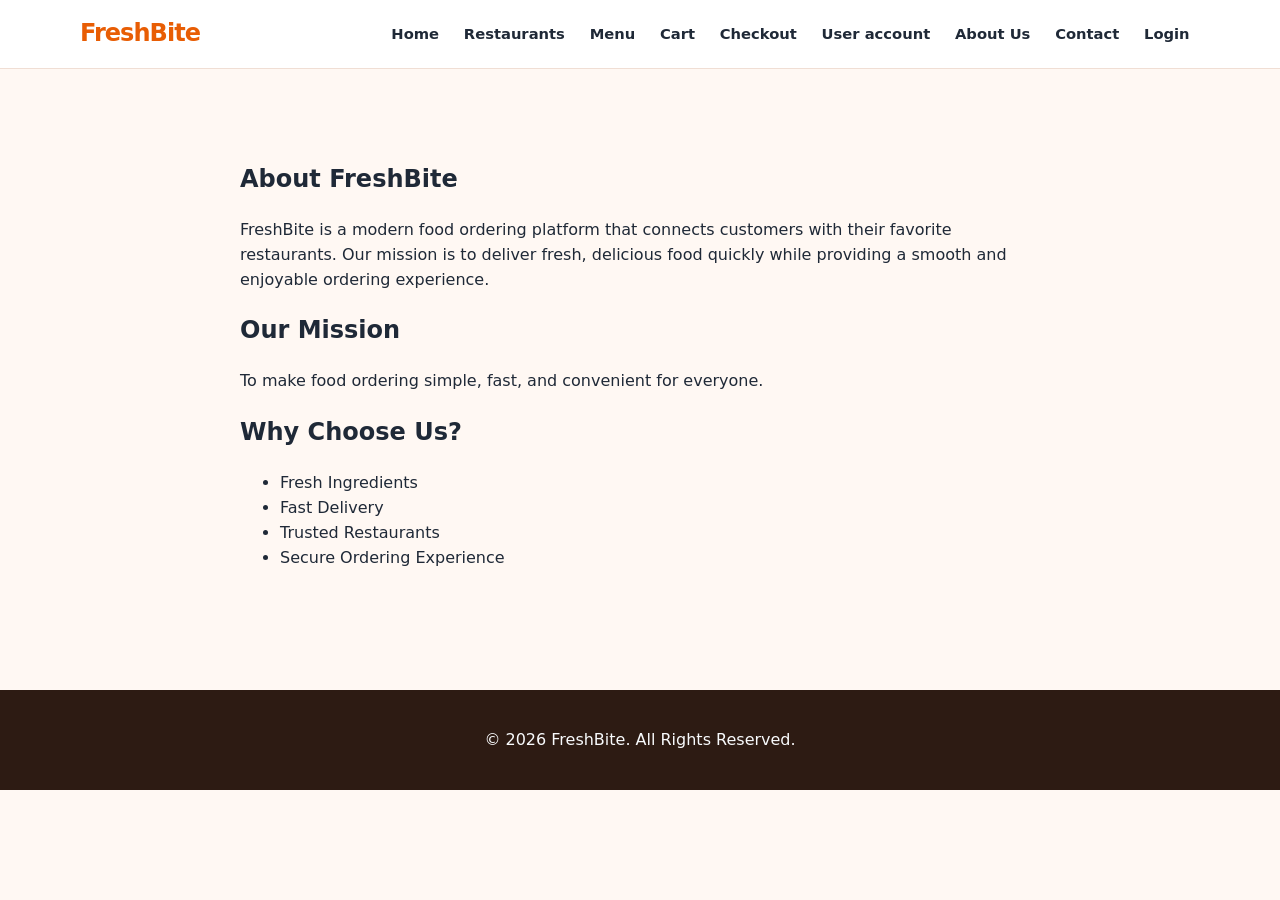
<file: about us.html>
<!DOCTYPE html>
<html lang="en">

<head>
<meta charset="UTF-8">
<meta name="viewport" content="width=device-width, initial-scale=1.0">
<title>About Us | FreshBite</title>
<link rel="stylesheet" href="style.css">
</head>

<body>

<header>

<nav>

<h2>FreshBite</h2>

<ul>

                <li><a href="index.html">Home</a></li>
                <li><a href="restaurants.html">Restaurants</a></li>
                <li><a href="menu.html">Menu</a></li>
                <li><a href="cart.html">Cart</a></li>
                <li><a href="checkout.html">Checkout</a></li>
                <li><a href="user account.html">User account</a></li>
                <li><a href="about us.html">About Us</a></li>
                <li><a href="contact.html">Contact</a></li>
                <li><a href="login.html">Login</a></li></ul>

</nav>

</header>

<section class="about">

<h1>About FreshBite</h1>

<p>

FreshBite is a modern food ordering platform that connects customers with
their favorite restaurants. Our mission is to deliver fresh, delicious food
quickly while providing a smooth and enjoyable ordering experience.

</p>

<b><h2>Our Mission</h2></b>

<p>

To make food ordering simple, fast, and convenient for everyone.

</p>

<b><h2>Why Choose Us?</h2></b>

<ul>

<li>Fresh Ingredients</li>
<li>Fast Delivery</li>
<li>Trusted Restaurants</li>
<li>Secure Ordering Experience</li>

</ul>

</section>

<footer>

<p>© 2026 FreshBite. All Rights Reserved.</p>

</footer>

<script src="script.js" defer></script>
</body>

</html>
</file>
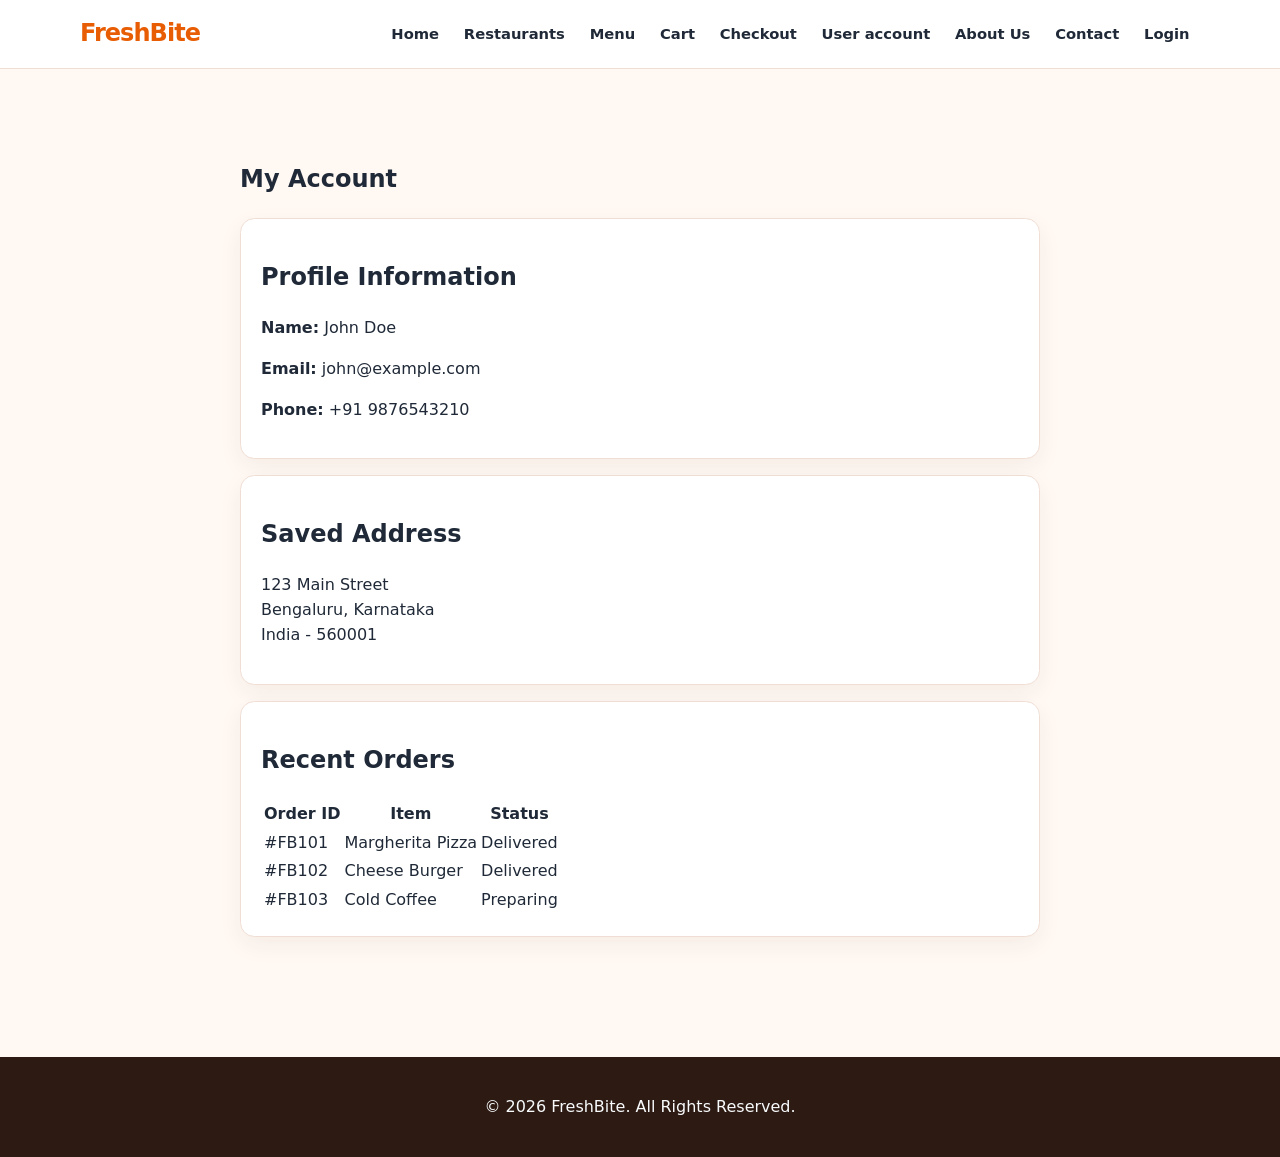
<file: account.html>
<!DOCTYPE html>
<html lang="en">

<head>

    <meta charset="UTF-8">
    <meta name="viewport" content="width=device-width, initial-scale=1.0">
    <title>My Account | FreshBite</title>
    <link rel="stylesheet" href="style.css">

</head>

<body>

<header>

    <nav>

        <h2>FreshBite</h2>

        <ul>

                <li><a href="index.html">Home</a></li>
                <li><a href="restaurants.html">Restaurants</a></li>
                <li><a href="menu.html">Menu</a></li>
                <li><a href="cart.html">Cart</a></li>
                <li><a href="checkout.html">Checkout</a></li>
                <li><a href="user account.html">User account</a></li>
                <li><a href="about us.html">About Us</a></li>
                <li><a href="contact.html">Contact</a></li>
                <li><a href="login.html">Login</a></li></ul>
        </ul>

    </nav>

</header>

<section class="account">

    <h1>My Account</h1>

    <div class="profile-card">

        <h2>Profile Information</h2>

        <p><strong>Name:</strong> John Doe</p>

        <p><strong>Email:</strong> john@example.com</p>

        <p><strong>Phone:</strong> +91 9876543210</p>

    </div>

    <div class="address-card">

        <h2>Saved Address</h2>

        <p>
            123 Main Street<br>
            Bengaluru, Karnataka<br>
            India - 560001
        </p>

    </div>

    <div class="orders-card">

        <h2>Recent Orders</h2>

        <table>

            <tr>
                <th>Order ID</th>
                <th>Item</th>
                <th>Status</th>
            </tr>

            <tr>
                <td>#FB101</td>
                <td>Margherita Pizza</td>
                <td>Delivered</td>
            </tr>

            <tr>
                <td>#FB102</td>
                <td>Cheese Burger</td>
                <td>Delivered</td>
            </tr>

            <tr>
                <td>#FB103</td>
                <td>Cold Coffee</td>
                <td>Preparing</td>
            </tr>

        </table>

    </div>

</section>

<footer>

    <p>© 2026 FreshBite. All Rights Reserved.</p>

</footer>

<script src="script.js" defer></script>
</body>

</html>
</file>
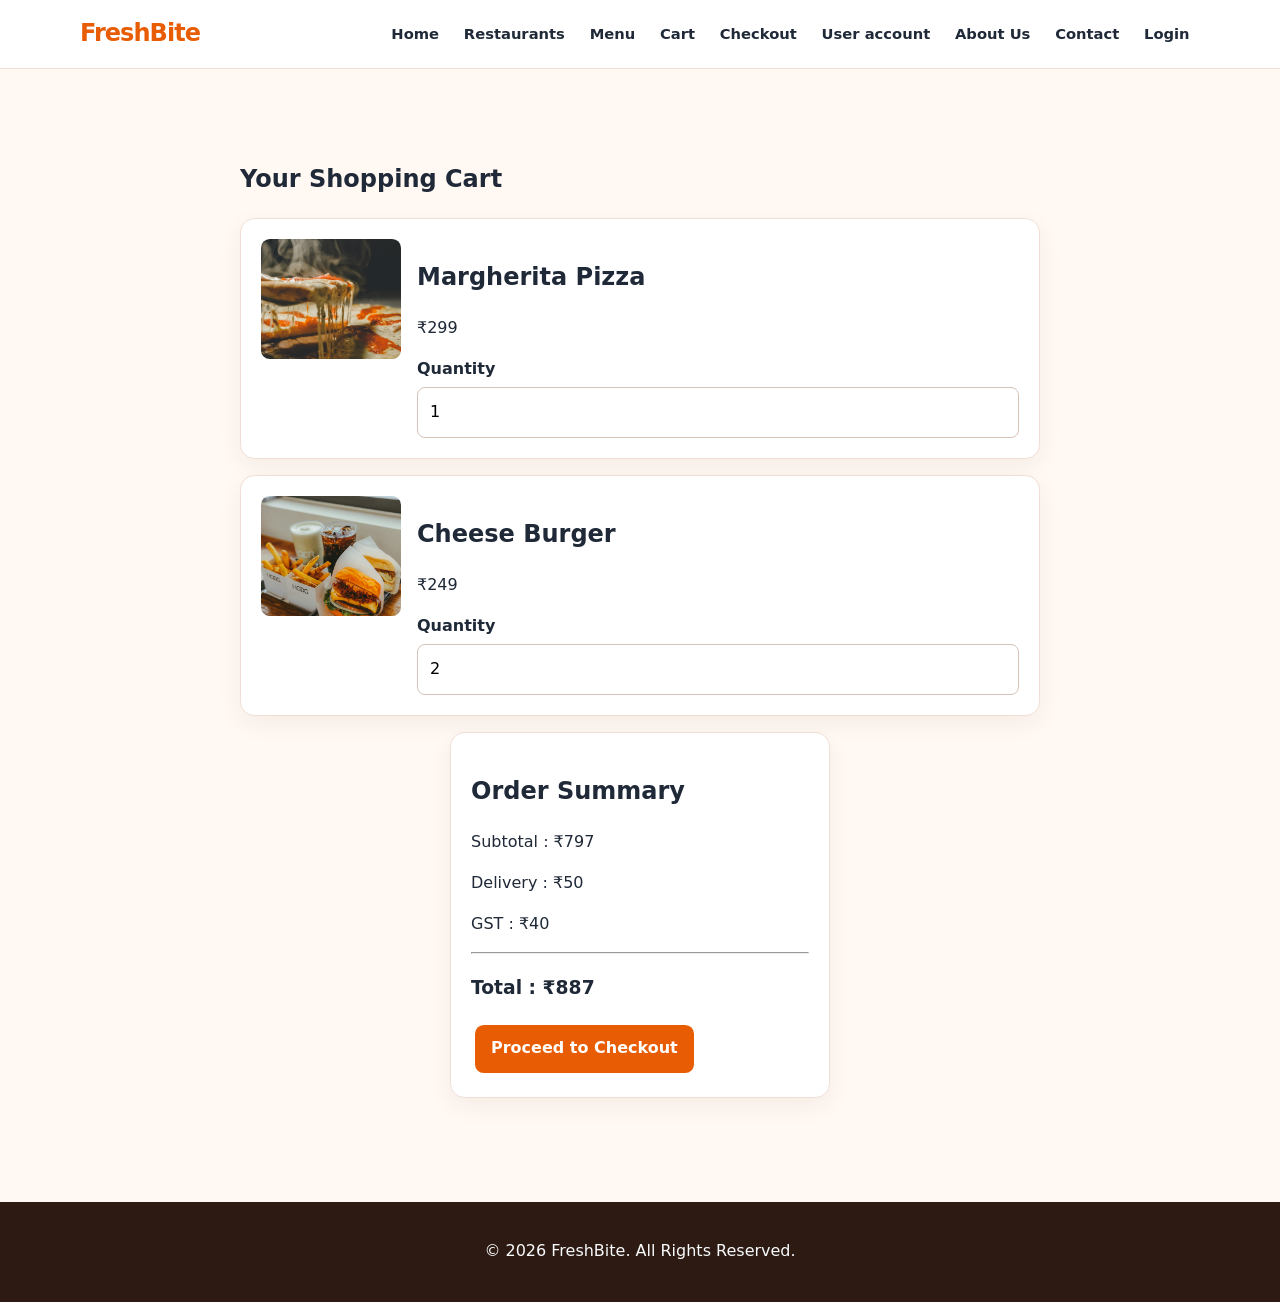
<file: cart.html>
<!DOCTYPE html>
<html lang="en">

<head>

    <meta charset="UTF-8">
    <meta name="viewport" content="width=device-width, initial-scale=1.0">

    <title>Shopping Cart | FreshBite</title>

    <link rel="stylesheet" href="style.css">

</head>

<body>

<header>

<nav>

<h2>FreshBite</h2>

<ul>
<li><a href="index.html">Home</a></li>
                <li><a href="restaurants.html">Restaurants</a></li>
                <li><a href="menu.html">Menu</a></li>
                <li><a href="cart.html">Cart</a></li>
                <li><a href="checkout.html">Checkout</a></li>
                <li><a href="user account.html">User account</a></li>
                <li><a href="about us.html">About Us</a></li>
                <li><a href="contact.html">Contact</a></li>
                <li><a href="login.html">Login</a></li></ul>
</ul>

</nav>

</header>

<section class="cart">

<h1>Your Shopping Cart</h1>

<div class="cart-item">

<img src="images/pizza 2.jpg" alt="Pizza">

<div>

<h2>Margherita Pizza</h2>

<p>₹299</p>

<label>Quantity</label>

<input type="number" value="1" min="1">

</div>

</div>

<div class="cart-item">

<img src="images/burgers with fries and drinks.jpg" alt="Burger">

<div>

<h2>Cheese Burger</h2>

<p>₹249</p>

<label>Quantity</label>

<input type="number" value="2" min="1">

</div>

</div>

<div class="cart-summary">

<h2>Order Summary</h2>

<p>Subtotal : ₹797</p>

<p>Delivery : ₹50</p>

<p>GST : ₹40</p>

<hr>

<h3>Total : ₹887</h3>

<a href="checkout.html">
<button>Proceed to Checkout</button>
</a>

</div>

</section>

<footer>

<p>© 2026 FreshBite. All Rights Reserved.</p>

</footer>

<script src="script.js" defer></script>
</body>

</html>
</file>
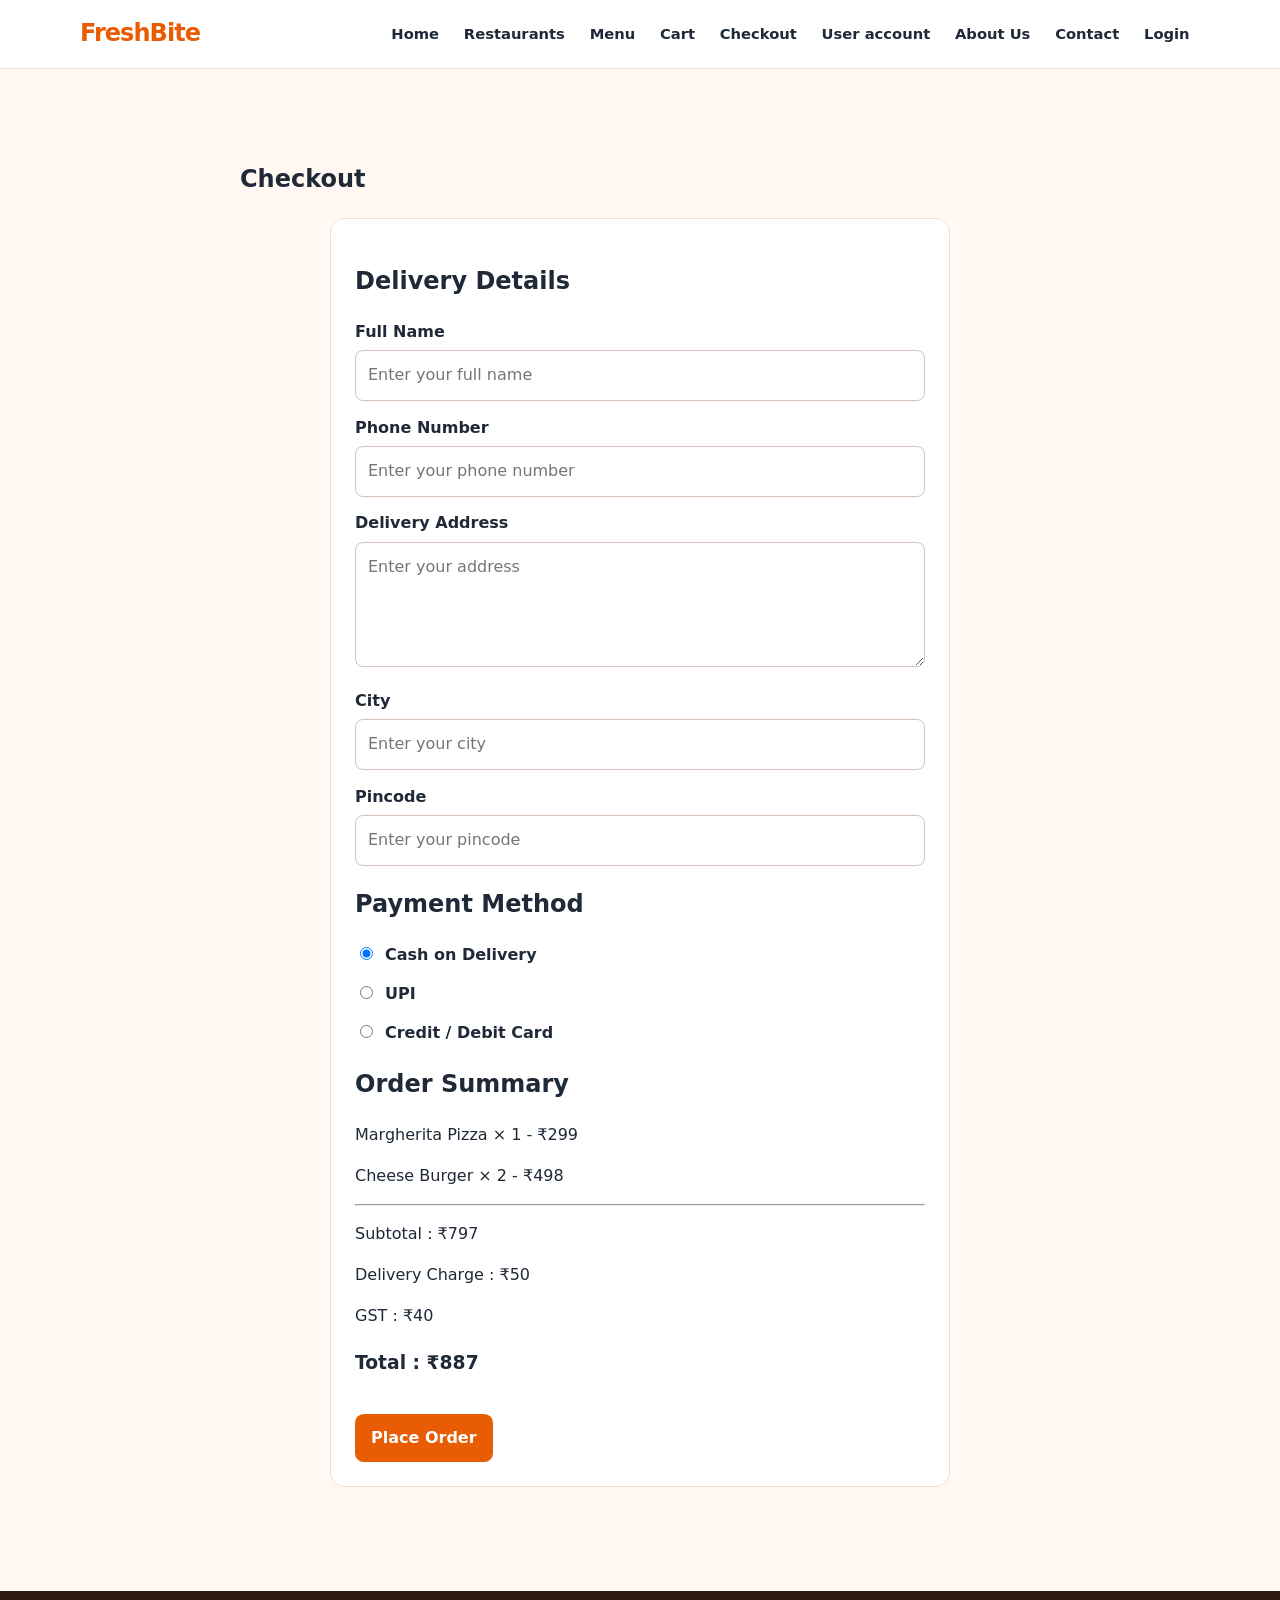
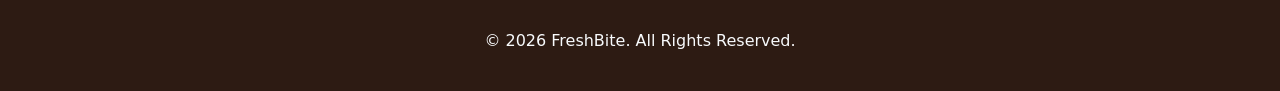
<file: checkout.html>
<!DOCTYPE html>
<html lang="en">

<head>

    <meta charset="UTF-8">
    <meta name="viewport" content="width=device-width, initial-scale=1.0">
    <title>Checkout | FreshBite</title>
    <link rel="stylesheet" href="style.css">

</head>
<div id="toast" class="toast">
    ✅ Item added to cart!
</div>

<body>

<header>

    <nav>

        <h2>FreshBite</h2>

        <ul>

            <li><a href="index.html">Home</a></li>
                <li><a href="restaurants.html">Restaurants</a></li>
                <li><a href="menu.html">Menu</a></li>
                <li><a href="cart.html">Cart</a></li>
                <li><a href="checkout.html">Checkout</a></li>
                <li><a href="user account.html">User account</a></li>
                <li><a href="about us.html">About Us</a></li>
                <li><a href="contact.html">Contact</a></li>
                <li><a href="login.html">Login</a></li></ul>

        </ul>

    </nav>

</header>

<section class="checkout">

    <h1>Checkout</h1>

    <form>

        <h2>Delivery Details</h2>

        <label>Full Name</label>
        <input type="text" placeholder="Enter your full name">

        <label>Phone Number</label>
        <input type="tel" placeholder="Enter your phone number">

        <label>Delivery Address</label>
        <textarea rows="4" placeholder="Enter your address"></textarea>

        <label>City</label>
        <input type="text" placeholder="Enter your city">

        <label>Pincode</label>
        <input type="text" placeholder="Enter your pincode">

        <h2>Payment Method</h2>

        <label>
            <input type="radio" name="payment" checked>
            Cash on Delivery
        </label>

        <label>
            <input type="radio" name="payment">
            UPI
        </label>

        <label>
            <input type="radio" name="payment">
            Credit / Debit Card
        </label>

        <h2>Order Summary</h2>

        <p>Margherita Pizza × 1 - ₹299</p>
        <p>Cheese Burger × 2 - ₹498</p>

        <hr>

        <p>Subtotal : ₹797</p>
        <p>Delivery Charge : ₹50</p>
        <p>GST : ₹40</p>

        <h3>Total : ₹887</h3>

        <button type="submit">Place Order</button>

    </form>

</section>

<footer>

    <p>© 2026 FreshBite. All Rights Reserved.</p>

</footer>

<script src="script.js" defer></script>
</body>

</html>
</file>
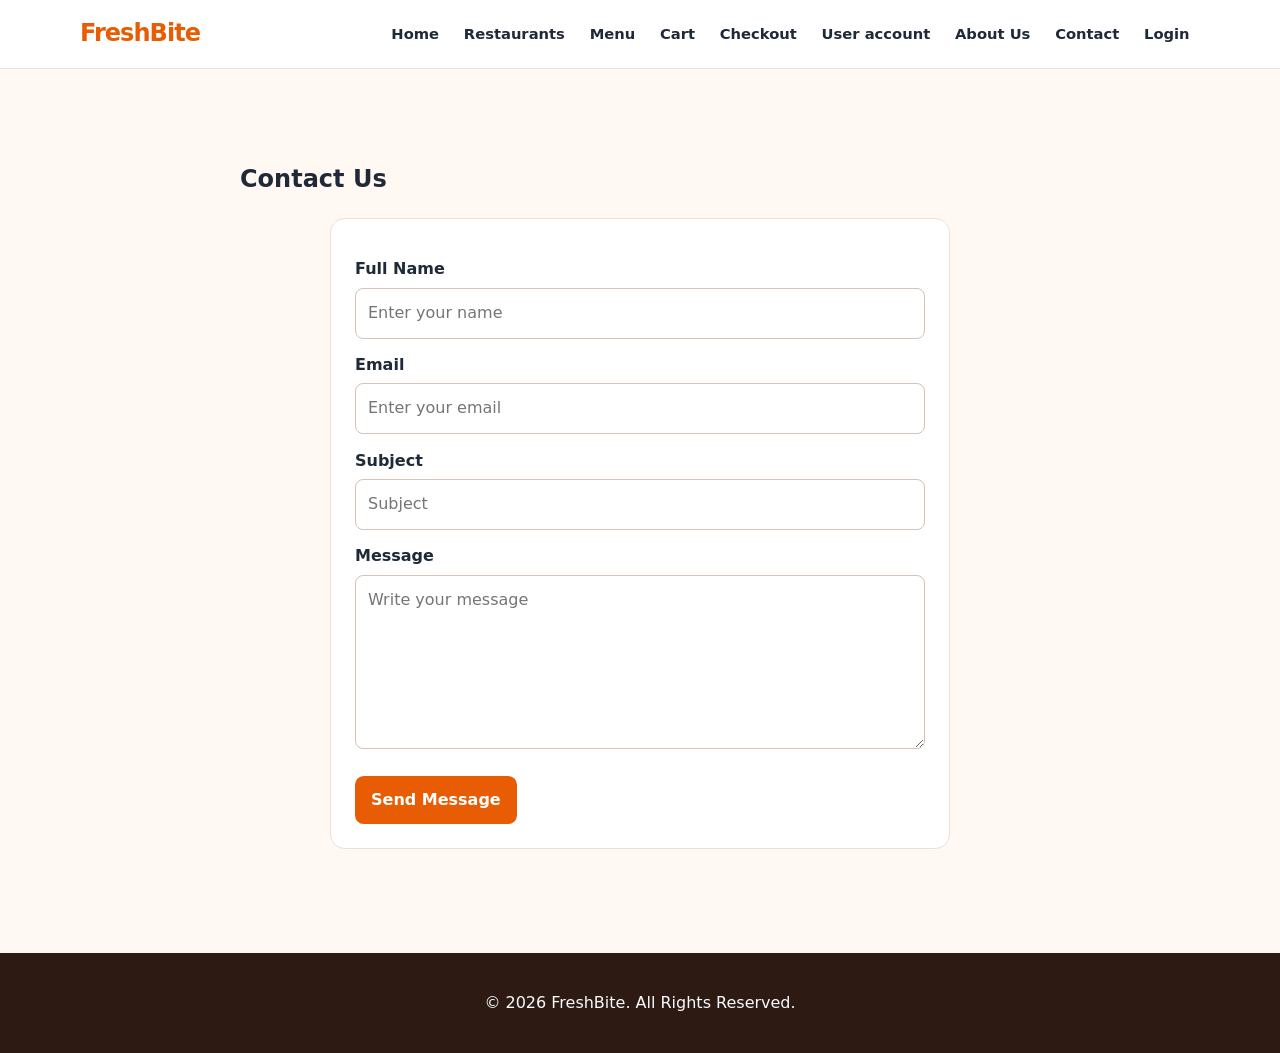
<file: contact.html>
<!DOCTYPE html>
<html lang="en">

<head>

<meta charset="UTF-8">
<meta name="viewport" content="width=device-width, initial-scale=1.0">
<title>Contact | FreshBite</title>
<link rel="stylesheet" href="style.css">

</head>
<div id="toast" class="toast">
    ✅ Item added to cart!
</div>

<body>

<header>

<nav>

<h2>FreshBite</h2>

<ul>

           
            <li><a href="index.html">Home</a></li>
                <li><a href="restaurants.html">Restaurants</a></li>
                <li><a href="menu.html">Menu</a></li>
                <li><a href="cart.html">Cart</a></li>
                <li><a href="checkout.html">Checkout</a></li>
                <li><a href="user account.html">User account</a></li>
                <li><a href="about us.html">About Us</a></li>
                <li><a href="contact.html">Contact</a></li>
                <li><a href="login.html">Login</a></li></ul>

</ul>

</nav>

</header>

<section class="contact">

<h1>Contact Us</h1>

<form>

<label>Full Name</label>
<input type="text" placeholder="Enter your name">

<label>Email</label>
<input type="email" placeholder="Enter your email">

<label>Subject</label>
<input type="text" placeholder="Subject">

<label>Message</label>

<textarea rows="6" placeholder="Write your message"></textarea>

<button type="submit">Send Message</button>

</form>

</section>

<footer>

<p>© 2026 FreshBite. All Rights Reserved.</p>

</footer>

<script src="script.js" defer></script>
</body>

</html>
</file>
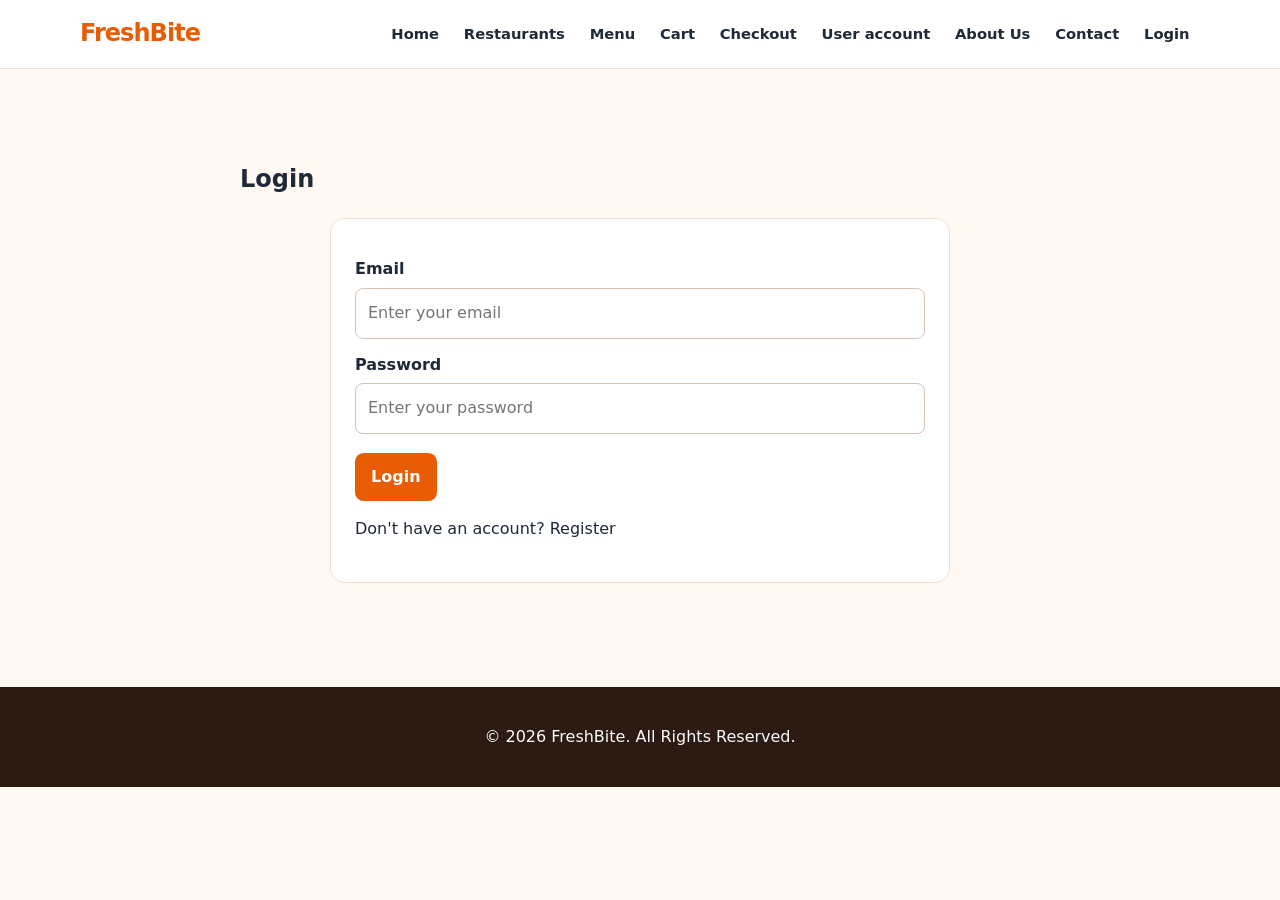
<file: login.html>
<!DOCTYPE html>
<html lang="en">
<head>
    <meta charset="UTF-8">
    <meta name="viewport" content="width=device-width, initial-scale=1.0">
    <title>Login | FreshBite</title>
    <link rel="stylesheet" href="style.css">
</head>
<div id="toast" class="toast">
    ✅ Item added to cart!
</div>

<body>

<header>
    <nav>
        <h2>FreshBite</h2>

        <ul>
             <li><a href="index.html">Home</a></li>
                <li><a href="restaurants.html">Restaurants</a></li>
                <li><a href="menu.html">Menu</a></li>
                <li><a href="cart.html">Cart</a></li>
                <li><a href="checkout.html">Checkout</a></li>
                <li><a href="user account.html">User account</a></li>
                <li><a href="about us.html">About Us</a></li>
                <li><a href="contact.html">Contact</a></li>
                <li><a href="login.html">Login</a></li></ul>
        </ul>
    </nav>
</header>

<section class="login">

    <h1>Login</h1>

    <form>

        <label>Email</label>
        <input type="email" placeholder="Enter your email">

        <label>Password</label>
        <input type="password" placeholder="Enter your password">

        <button type="submit">Login</button>

        <p>
            Don't have an account?
            <a href="#">Register</a>
        </p>

    </form>

</section>

<footer>

<p>© 2026 FreshBite. All Rights Reserved.</p>

</footer>

<script src="script.js" defer></script>
</body>
</html>
</file>
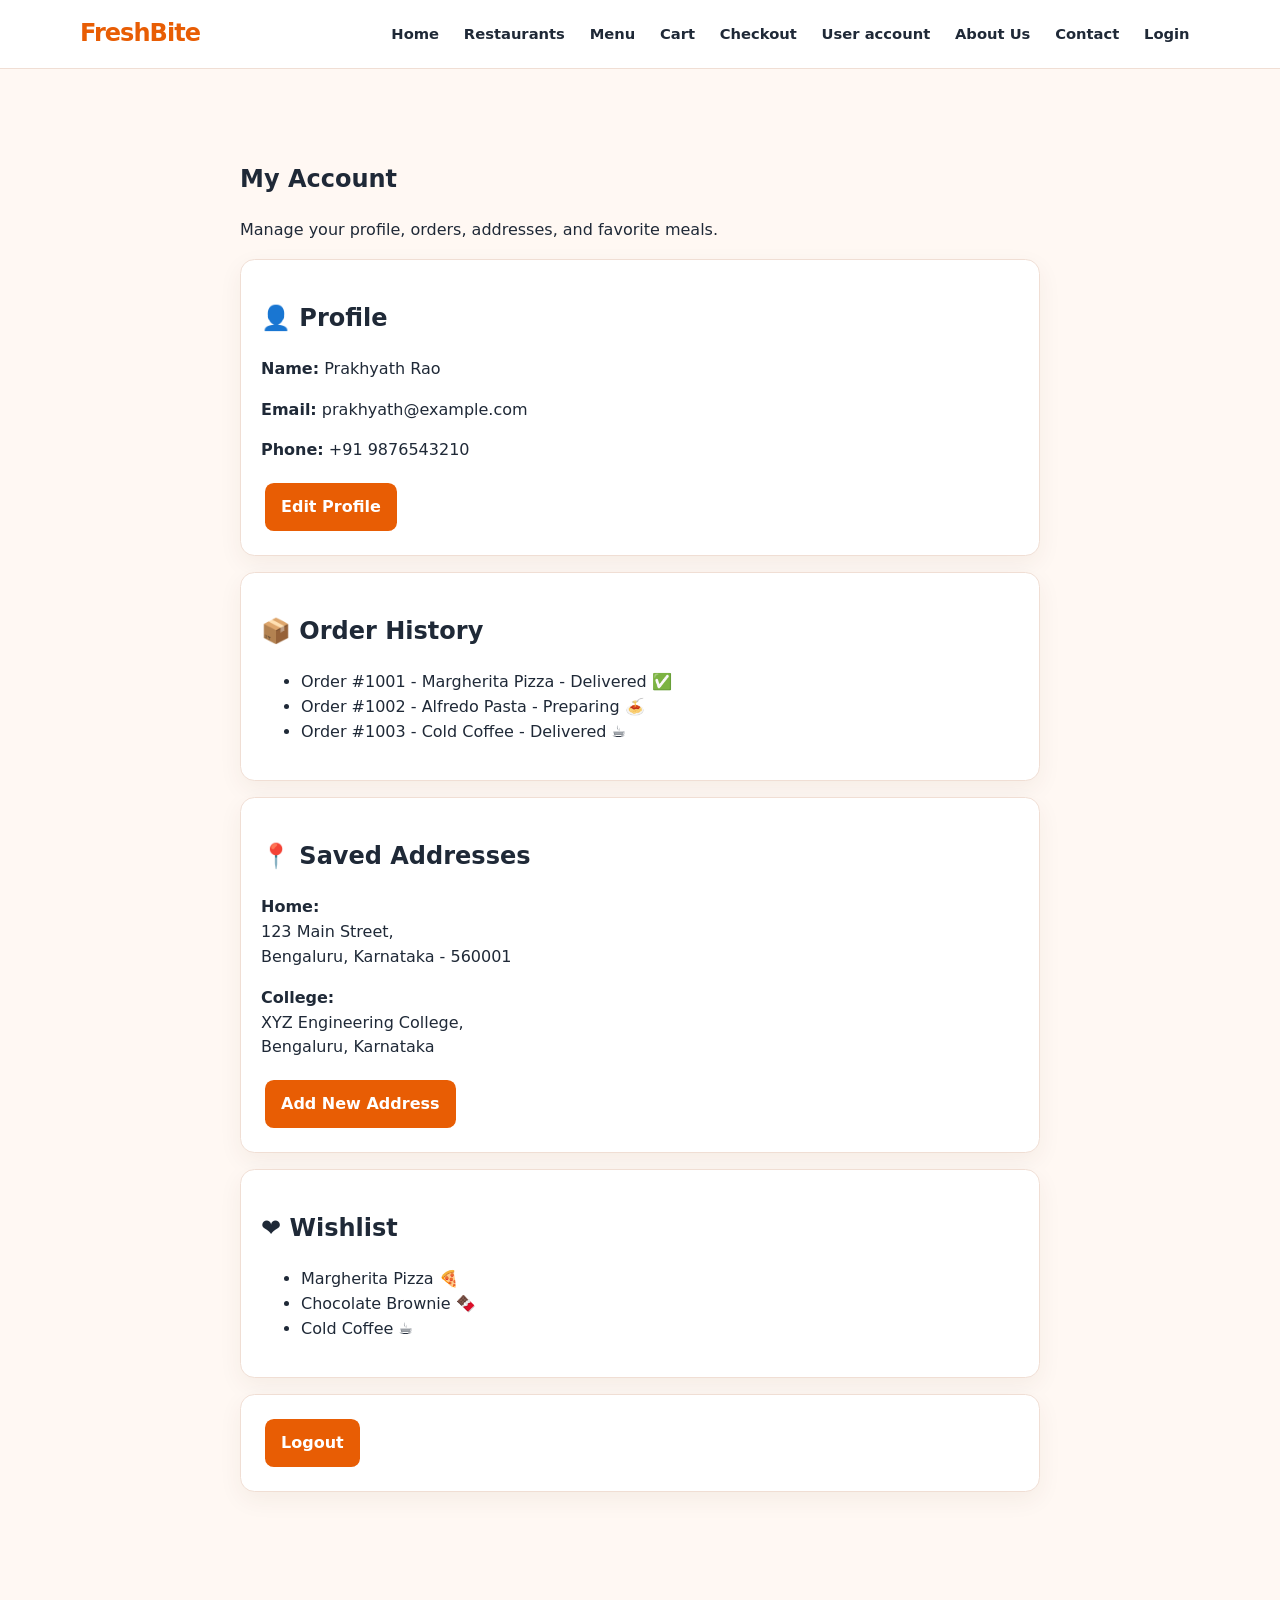
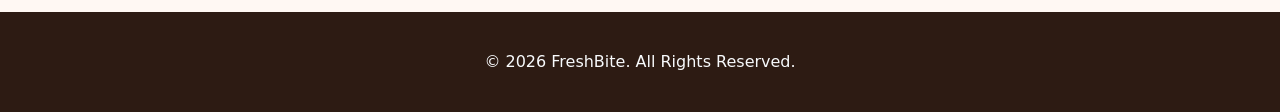
<file: user account.html>
<!DOCTYPE html>
<html lang="en">

<head>
    <meta charset="UTF-8">
    <meta name="viewport" content="width=device-width, initial-scale=1.0">
    <title>My Account | FreshBite</title>
    <link rel="stylesheet" href="style.css">
</head>

<body>

    <header>
        <nav>
            <h2>FreshBite</h2>

            <ul>
 
            <li><a href="index.html">Home</a></li>
                <li><a href="restaurants.html">Restaurants</a></li>
                <li><a href="menu.html">Menu</a></li>
                <li><a href="cart.html">Cart</a></li>
                <li><a href="checkout.html">Checkout</a></li>
                <li><a href="user account.html">User account</a></li>
                <li><a href="about us.html">About Us</a></li>
                <li><a href="contact.html">Contact</a></li>
                <li><a href="login.html">Login</a></li></ul>
                
            </ul>
        </nav>
    </header>

    <section class="account">

        <h1>My Account</h1>
        <p>Manage your profile, orders, addresses, and favorite meals.</p>

        <!-- Profile -->

        <div class="profile-card">
            <h2>👤 Profile</h2>

            <p><strong>Name:</strong> Prakhyath Rao</p>
            <p><strong>Email:</strong> prakhyath@example.com</p>
            <p><strong>Phone:</strong> +91 9876543210</p>

            <button>Edit Profile</button>
        </div>

        <!-- Order History -->

        <div class="orders-card">
            <h2>📦 Order History</h2>

            <ul>
                <li>Order #1001 - Margherita Pizza - Delivered ✅</li>
                <li>Order #1002 - Alfredo Pasta - Preparing 🍝</li>
                <li>Order #1003 - Cold Coffee - Delivered ☕</li>
            </ul>
        </div>

        <!-- Saved Addresses -->

        <div class="address-card">
            <h2>📍 Saved Addresses</h2>

            <p><strong>Home:</strong><br>
                123 Main Street,<br>
                Bengaluru, Karnataka - 560001
            </p>

            <p><strong>College:</strong><br>
                XYZ Engineering College,<br>
                Bengaluru, Karnataka
            </p>

            <button>Add New Address</button>
        </div>

        <!-- Wishlist -->

        <div class="orders-card">
            <h2>❤️ Wishlist</h2>

            <ul>
                <li>Margherita Pizza 🍕</li>
                <li>Chocolate Brownie 🍫</li>
                <li>Cold Coffee ☕</li>
            </ul>
        </div>

        <!-- Logout -->

        <div class="profile-card">
            <button>Logout</button>
        </div>

    </section>

    <footer>
        <p>© 2026 FreshBite. All Rights Reserved.</p>
    </footer>

    <script src="script.js"></script>

</body>

</html>
</file>
<file: style.css>
:root {
  --brand: #e85d04;
  --brand-dark: #c94c00;
  --ink: #1f2937;
  --muted: #667085;
  --surface: #ffffff;
  --page: #fff8f3;
  --line: #f0ded4;
  font-family: Inter, ui-sans-serif, system-ui, -apple-system, BlinkMacSystemFont, "Segoe UI", sans-serif;
}

* { box-sizing: border-box; }
body { margin: 0; color: var(--ink); background: var(--page); line-height: 1.55; }
img { display: block; max-width: 100%; }
a { color: inherit; text-decoration: none; }


body { animation: page-enter .45s ease-out both; }
@keyframes page-enter {
  from { opacity: 0; transform: translateY(10px); }
  to { opacity: 1; transform: translateY(0); }
}

header { background: #fff; border-bottom: 1px solid var(--line); position: sticky; top: 0; z-index: 10; }
nav { width: min(1120px, calc(100% - 2rem)); min-height: 68px; margin: auto; display: flex; align-items: center; justify-content: space-between; gap: 1rem; }
nav h2 { margin: 0; color: var(--brand); letter-spacing: -.04em; }
nav ul { padding: 0; margin: 0; display: flex; flex-wrap: wrap; justify-content: flex-end; gap: .25rem; list-style: none; }
nav a { display: block; padding: .45rem .65rem; border-radius: .45rem; font-weight: 650; font-size: .92rem; }
nav a:hover, nav a:focus-visible { color: var(--brand); background: #fff0e8; outline: 0; }
nav a{
    transition: 0.3s;
}

nav a:hover{
    color:#ff6b35;
}


section { width: min(1120px, calc(100% - 2rem)); margin: 0 auto; padding: 4.5rem 0; }
section > h2 { margin: 0 0 1.6rem; text-align: center; font-size: clamp(1.65rem, 4vw, 2.2rem); }
.hero, .menu-hero, .restaurant-hero { width: 100%; max-width: none; padding: 7rem max(1rem, calc((100% - 1120px) / 2)); text-align: center; color: #fff; background: linear-gradient(135deg, #7c2d12, #e85d04 55%, #fb923c); }
.hero-content { max-width: 700px; margin: auto; }
.hero h1, .menu-hero h1, .restaurant-hero h1 { margin: 0; font-size: clamp(2.5rem, 7vw, 4.8rem); line-height: 1.04; }
.hero p, .menu-hero p, .restaurant-hero p { max-width: 570px; margin: 1.25rem auto 2rem; font-size: 1.12rem; }
.hero a, .offer-banner a, button, .restaurant-card a { display: inline-block; border: 0; border-radius: .55rem; padding: .72rem 1rem; margin: .25rem; background: var(--brand); color: #fff; font: inherit; font-weight: 750; cursor: pointer; }
.hero a { background: #fff; color: var(--brand-dark); }
.hero a + a { color: #fff; background: transparent; border: 1px solid rgba(255,255,255,.8); }
button:hover, .offer-banner a:hover, .restaurant-card a:hover { background: var(--brand-dark); }
button{
    transition:0.3s ease;
    cursor:pointer;
}

button:hover{
    background:#ff6b35;
    color:#fff;
    transform:translateY(-2px);
}

.category-container, .food-container, .features, .review-container, .restaurant-container { display: grid; grid-template-columns: repeat(auto-fit, minmax(210px, 1fr)); gap: 1.25rem; }
.review-card{
    transition:.3s;
}

.review-card:hover{
    transform:translateY(-5px);
    box-shadow:0 10px 20px rgba(0,0,0,.1);
}
.category-card, .food-card, .feature-card, .review-card, .restaurant-card, .profile-card, .address-card, .orders-card, .cart-item, .cart-summary { overflow: hidden; padding: 1.25rem; border: 1px solid var(--line); border-radius: .9rem; background: var(--surface); box-shadow: 0 8px 24px rgba(92, 43, 15, .06); }
.category-card { padding: 0 0 1rem; text-align: center; }
.category-card img, .food-card img, .restaurant-card img, .product-details > img, .cart-item img { width: 100%; height: 180px; object-fit: cover; border-radius: .55rem; background: #fde8d9; }
.category-card img { height: 220px; border-radius: 0; }
.food-card h3, .restaurant-card h3 { margin: 1rem 0 .35rem; }
.food-card p, .restaurant-card p { color: var(--muted); }
.food-card span, .food-card h4 { color: var(--brand-dark); font-size: 1.1rem; }
.food-card button { width: calc(100% - .5rem); margin-top: .6rem; }
.food-card{
    transition:0.3s ease;
}

.food-card:hover{
    transform:translateY(-8px);
    box-shadow:0 15px 30px rgba(0,0,0,.15);
}
.restaurant-card{
    transition:.3s;
}

.restaurant-card:hover{
    transform:scale(1.03);
    box-shadow:0 15px 25px rgba(0,0,0,.15);
}
.food-card img,
.restaurant-card img{
    transition:.4s;
}

.food-card:hover img,
.restaurant-card:hover img{
    transform:scale(1.08);
}

.offer-banner { max-width: 720px; margin: auto; padding: 2.5rem 1.5rem; border-radius: 1rem; text-align: center; color: #fff; background: linear-gradient(120deg, #9a3412, #ea580c); }
.feature-card, .review-card { text-align: center; }
.feature-card h3 { color: var(--brand-dark); }
.feature-card{
    transition:.3s;
}

.feature-card:hover{
    transform:translateY(-6px);
    background:#fff9f5;
}
.menu-categories, .search-section { padding-top: 2rem; padding-bottom: 0; text-align: center; }
.search-section input { max-width: 560px; background: #fff; }
.restaurant-card[hidden] { display: none; }
.restaurants { padding-top: 3rem; }
.restaurants > h2 { color: var(--brand-dark); }
.search-section { max-width: 700px; }
.search-section input { padding: .9rem 1rem; border: 2px solid var(--line); box-shadow: 0 8px 20px rgba(92, 43, 15, .08); }
.search-section input:focus { border-color: var(--brand); box-shadow: 0 0 0 4px rgba(232, 93, 4, .14); }
#search-message { min-height: 1.55rem; margin: .65rem 0 0; color: var(--brand-dark); font-weight: 650; }
.restaurant-card { border-top: 4px solid #fb923c; }
.restaurant-card p:nth-of-type(2) { color: #b54708; font-weight: 750; }
.menu-categories button { background: #fff; border: 1px solid var(--line); color: var(--brand-dark); }
.menu-categories button:first-child, .menu-categories button:hover { background: var(--brand); color: #fff; }
.menu-items { display: grid; grid-template-columns: repeat(auto-fit, minmax(235px, 1fr)); gap: 1.25rem; }

.about, .contact, .login, .account, .checkout, .cart, .product-details { max-width: 800px; }
.about, .contact, .login, .checkout, .account, .cart { background: transparent; }
.about > *, .contact > *, .login > *, .checkout > *, .account > *, .cart > * { margin-left: auto; margin-right: auto; }
form { max-width: 620px; padding: 1.5rem; border: 1px solid var(--line); border-radius: .9rem; background: #fff; }
label { display: block; margin: .9rem 0 .35rem; font-weight: 650; }
input, textarea { width: 100%; padding: .75rem; border: 1px solid #d6c2b6; border-radius: .5rem; font: inherit; }
input[type="radio"] { width: auto; margin-right: .4rem; }
form button { margin: 1.2rem 0 0; }
.profile-card, .address-card, .orders-card { margin-bottom: 1rem; }
.cart-item { display: grid; grid-template-columns: 140px 1fr; gap: 1rem; margin-bottom: 1rem; }
.cart-item img { height: 120px; }
.cart-summary { max-width: 380px; margin-left: auto; }
.product-details { display: grid; grid-template-columns: minmax(0, 1fr) minmax(0, 1fr); gap: 2rem; align-items: center; }
.product-details > img { height: 360px; }

footer { margin-top: 2rem; padding: 2rem 1rem; text-align: center; color: #f8fafc; background: #2d1b13; }
footer p, footer h2 { margin: .35rem 0; }

@media (max-width: 640px) {
  nav { padding: .75rem 0; align-items: flex-start; flex-direction: column; }
  nav ul { justify-content: flex-start; }
  section { padding: 3rem 0; }
  .hero, .menu-hero, .restaurant-hero { padding-top: 5rem; padding-bottom: 5rem; }
  .cart-item, .product-details { grid-template-columns: 1fr; }
  .cart-item img, .product-details > img { height: 240px; }
}
.social-icons a{
    transition:.3s;
}

.social-icons a:hover{
    color:#ff6b35;
    transform:scale(1.2);
}
.logo{
    transition:.3s;
}

.logo:hover{
    transform:scale(1.05);
}
input,
select,
textarea{
    transition:.3s;
}

input:focus,
select:focus,
textarea:focus{
    border-color:#ff6b35;
    box-shadow:0 0 8px rgba(255,107,53,.3);
    outline:none;
}
.cart-summary{
    transition:.3s;
}

.cart-summary:hover{
    box-shadow:0 15px 25px rgba(0,0,0,.12);
}

.toast{
    position:fixed;
    top:20px;
    right:20px;
    background:#ff6b35;
    color:#fff;
    padding:15px 25px;
    border-radius:8px;
    font-weight:600;
    opacity:0;
    visibility:hidden;
    transform:translateX(120%);
    transition:.4s;
    z-index:9999;
}

.toast.show{
    opacity:1;
    visibility:visible;
    transform:translateX(0);
}


@media (prefers-reduced-motion: reduce) {
  *, *::before, *::after { animation-duration: .01ms !important; animation-iteration-count: 1 !important; transition-duration: .01ms !important; scroll-behavior: auto !important; }
}
</file>
